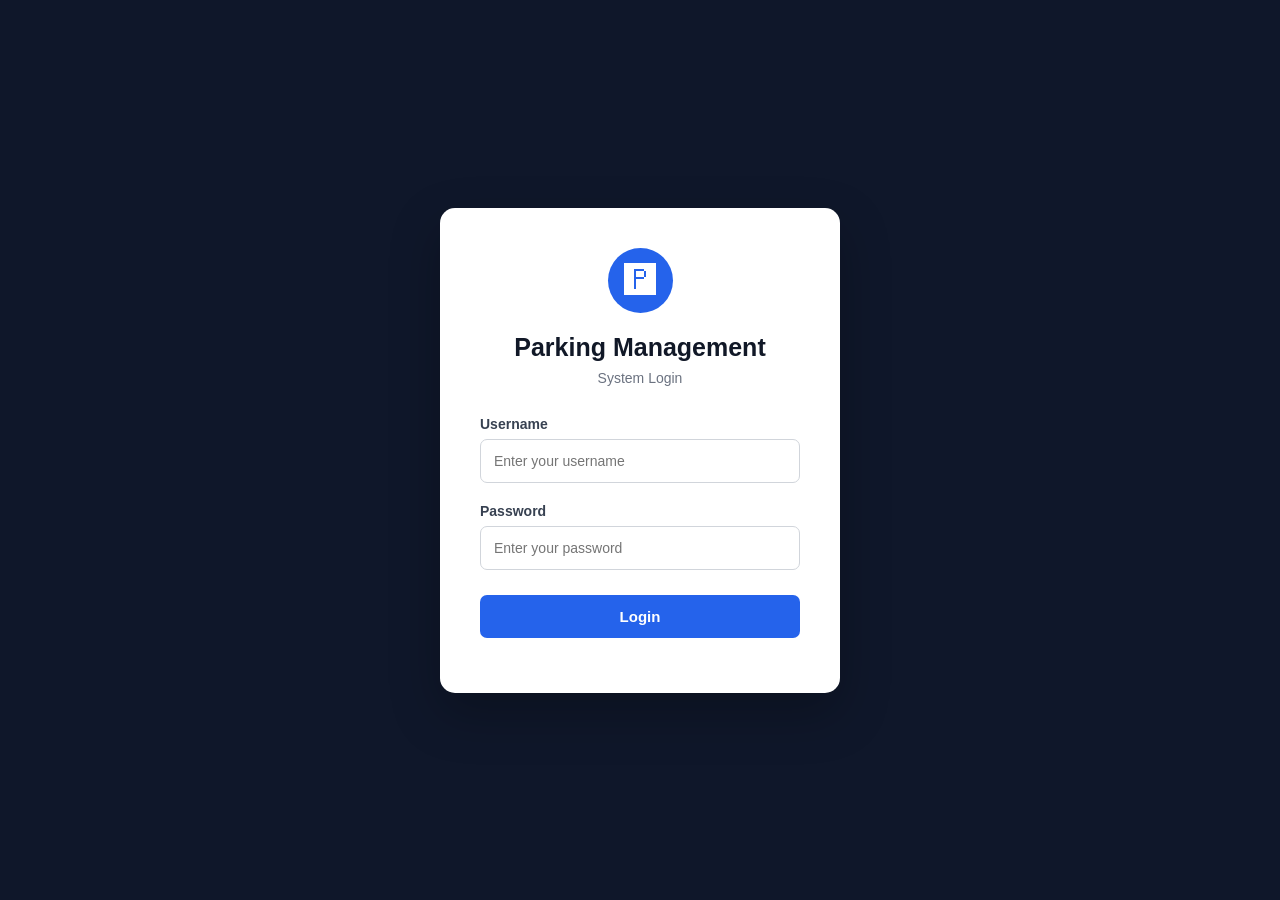
<file: frontend/index.html>
<!DOCTYPE html>
<html lang="en">

<head>

    <meta charset="UTF-8">

    <meta name="viewport"
          content="width=device-width, initial-scale=1.0">

    <title>Parking Management System</title>

    <link rel="stylesheet" href="css/style.css">

</head>


<body>

<div class="login-container">

    <div class="login-box">

        <div class="logo">
            🅿
        </div>

        <h1>
            Parking Management
        </h1>

        <p class="subtitle">
            System Login
        </p>


        <!-- LOGIN FORM -->

        <form id="loginForm">


            <!-- USERNAME -->

            <div class="input-group">

                <label for="username">
                    Username
                </label>

                <input
                        type="text"
                        id="username"
                        placeholder="Enter your username"
                        autocomplete="username"
                        required
                >

            </div>


            <!-- PASSWORD -->

            <div class="input-group">

                <label for="password">
                    Password
                </label>

                <input
                        type="password"
                        id="password"
                        placeholder="Enter your password"
                        autocomplete="current-password"
                        required
                >

            </div>


            <!-- LOGIN BUTTON -->

            <button
                    type="submit"
                    id="loginButton"
            >
                Login
            </button>


            <!-- MESSAGE -->

            <p
                    id="loginMessage"
                    style="
                    margin-top: 15px;
                    text-align: center;
                    font-size: 14px;
                "
            ></p>


        </form>

    </div>

</div>



<script>


    // =====================================================
    // BACKEND URL
    // =====================================================

    // Empty string means use the same server/domain.
    // Local:
    // /api/login
    //
    // Vercel:
    // https://parking-management-system-henna.vercel.app/api/login

    const API_BASE_URL = "";


    // =====================================================
    // LOGIN
    // =====================================================

    document
        .getElementById("loginForm")
        .addEventListener(
            "submit",
            async function(event) {

                event.preventDefault();


                // Get input values

                const username =
                    document
                        .getElementById("username")
                        .value
                        .trim();


                const password =
                    document
                        .getElementById("password")
                        .value;


                const message =
                    document
                        .getElementById("loginMessage");


                const loginButton =
                    document
                        .getElementById("loginButton");


                if (!username || !password) {

                    message.textContent =
                        "Please enter username and password.";

                    message.style.color =
                        "red";

                    return;

                }


                // Disable button while processing

                loginButton.disabled = true;

                loginButton.textContent =
                    "Logging in...";


                message.textContent =
                    "";


                try {


                    // =================================================
                    // SEND LOGIN REQUEST
                    // =================================================

                    const response =
                        await fetch(
                            API_BASE_URL +
                            "/api/login",
                            {
                                method: "POST",

                                headers: {
                                    "Content-Type":
                                        "application/x-www-form-urlencoded"
                                },

                                body:
                                    "username=" +
                                    encodeURIComponent(
                                        username
                                    ) +

                                    "&password=" +
                                    encodeURIComponent(
                                        password
                                    )
                            }
                        );


                    if (!response.ok) {

                        throw new Error(
                            "Server returned HTTP " +
                            response.status
                        );

                    }


                    const result =
                        await response.json();


                    // =================================================
                    // LOGIN SUCCESS
                    // =================================================

                    if (result.success) {

                        message.textContent =
                            "Login successful!";

                        message.style.color =
                            "green";


                        // Redirect to dashboard

                        setTimeout(
                            function() {

                                window.location.href =
                                    "dashboard.html";

                            },
                            500
                        );

                    }


                        // =================================================
                        // LOGIN FAILED
                    // =================================================

                    else {

                        message.textContent =
                            result.message ||
                            "Invalid username or password.";

                        message.style.color =
                            "red";


                        loginButton.disabled =
                            false;

                        loginButton.textContent =
                            "Login";

                    }

                }


                    // =====================================================
                    // SERVER CONNECTION ERROR
                    // =====================================================

                catch (error) {

                    console.error(
                        "Login error:",
                        error
                    );


                    message.textContent =
                        "Unable to connect to the server.";

                    message.style.color =
                        "red";


                    loginButton.disabled =
                        false;

                    loginButton.textContent =
                        "Login";

                }

            }
        );


</script>

</body>

</html>
</file>
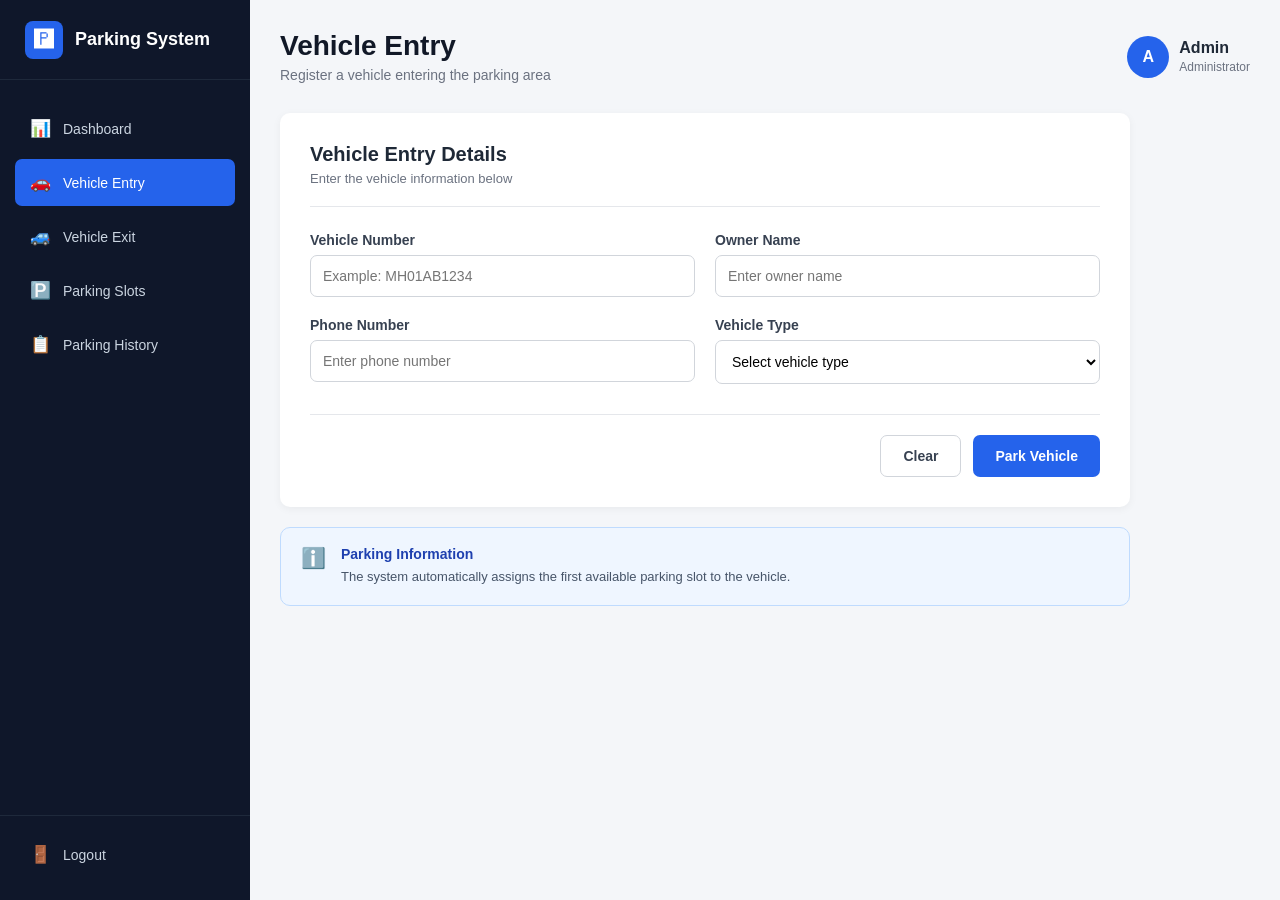
<file: frontend/vehicle-entry.html>
<!DOCTYPE html>
<html lang="en">

<head>

    <meta charset="UTF-8">

    <meta name="viewport"
          content="width=device-width, initial-scale=1.0">

    <title>Vehicle Entry - Parking Management System</title>

    <link rel="stylesheet" href="css/style.css">

</head>


<body>

<div class="dashboard-container">


    <!-- ================= SIDEBAR ================= -->

    <aside class="sidebar">

        <div class="sidebar-logo">

            <div class="logo-small">
                🅿
            </div>

            <h2>Parking System</h2>

        </div>


        <nav class="navigation">

            <a href="dashboard.html"
               class="nav-item">

                <span>📊</span>
                Dashboard

            </a>


            <a href="vehicle-entry.html"
               class="nav-item active">

                <span>🚗</span>
                Vehicle Entry

            </a>


            <a href="vehicle-exit.html"
               class="nav-item">

                <span>🚙</span>
                Vehicle Exit

            </a>


            <a href="parking-slots.html"
               class="nav-item">

                <span>🅿️</span>
                Parking Slots

            </a>


            <a href="parking-history.html"
               class="nav-item">

                <span>📋</span>
                Parking History

            </a>

        </nav>


        <div class="sidebar-bottom">

            <a href="index.html"
               class="nav-item logout">

                <span>🚪</span>
                Logout

            </a>

        </div>

    </aside>



    <!-- ================= MAIN CONTENT ================= -->

    <main class="main-content">


        <!-- ================= HEADER ================= -->

        <header class="top-header">

            <div>

                <h1>Vehicle Entry</h1>

                <p>
                    Register a vehicle entering the parking area
                </p>

            </div>


            <div class="admin-info">

                <div class="admin-avatar">
                    A
                </div>

                <div>

                    <strong>Admin</strong>

                    <small>Administrator</small>

                </div>

            </div>

        </header>



        <!-- ================= ENTRY FORM ================= -->

        <section class="form-card">


            <div class="form-header">

                <h2>Vehicle Entry Details</h2>

                <p>
                    Enter the vehicle information below
                </p>

            </div>



            <form
                    class="vehicle-form"
                    id="vehicleEntryForm"
            >


                <!-- ================= VEHICLE NUMBER ================= -->

                <div class="form-group">

                    <label for="vehicleNumber">
                        Vehicle Number
                    </label>

                    <input
                            type="text"
                            id="vehicleNumber"
                            placeholder="Example: MH01AB1234"
                            maxlength="20"
                            required
                    >

                </div>



                <!-- ================= OWNER NAME ================= -->

                <div class="form-group">

                    <label for="ownerName">
                        Owner Name
                    </label>

                    <input
                            type="text"
                            id="ownerName"
                            placeholder="Enter owner name"
                            maxlength="100"
                            required
                    >

                </div>



                <!-- ================= PHONE NUMBER ================= -->

                <div class="form-group">

                    <label for="phoneNumber">
                        Phone Number
                    </label>

                    <input
                            type="tel"
                            id="phoneNumber"
                            placeholder="Enter phone number"
                            maxlength="15"
                            required
                    >

                </div>



                <!-- ================= VEHICLE TYPE ================= -->

                <div class="form-group">

                    <label for="vehicleType">
                        Vehicle Type
                    </label>

                    <select
                            id="vehicleType"
                            required
                    >

                        <option value="">
                            Select vehicle type
                        </option>

                        <option value="Car">
                            Car
                        </option>

                        <option value="Bike">
                            Bike
                        </option>

                        <option value="SUV">
                            SUV
                        </option>

                    </select>

                </div>



                <!-- ================= BUTTONS ================= -->

                <div class="form-actions">

                    <button
                            type="reset"
                            class="btn-secondary"
                    >
                        Clear
                    </button>


                    <button
                            type="submit"
                            class="btn-primary"
                            id="parkButton"
                    >
                        Park Vehicle
                    </button>

                </div>


            </form>

        </section>



        <!-- ================= INFORMATION CARD ================= -->

        <section class="info-card">

            <div class="info-icon">
                ℹ️
            </div>

            <div>

                <h3>Parking Information</h3>

                <p>
                    The system automatically assigns the first
                    available parking slot to the vehicle.
                </p>

            </div>

        </section>


    </main>

</div>



<!-- =====================================================
     VEHICLE ENTRY JAVASCRIPT
     ===================================================== -->

<script>


    // =====================================================
    // BACKEND URL
    // =====================================================

    const API_BASE_URL =
        "";


    // =====================================================
    // FORM
    // =====================================================

    const vehicleEntryForm =
        document.getElementById(
            "vehicleEntryForm"
        );


    const parkButton =
        document.getElementById(
            "parkButton"
        );



    // =====================================================
    // VEHICLE ENTRY
    // =====================================================

    vehicleEntryForm.addEventListener(
        "submit",
        async function(event) {

            event.preventDefault();


            // =========================
            // GET FORM VALUES
            // =========================

            const vehicleNumber =
                document
                    .getElementById(
                        "vehicleNumber"
                    )
                    .value
                    .trim()
                    .toUpperCase();


            const ownerName =
                document
                    .getElementById(
                        "ownerName"
                    )
                    .value
                    .trim();


            const phoneNumber =
                document
                    .getElementById(
                        "phoneNumber"
                    )
                    .value
                    .trim();


            const vehicleType =
                document
                    .getElementById(
                        "vehicleType"
                    )
                    .value;



            // =========================
            // BASIC VALIDATION
            // =========================

            if (
                !vehicleNumber ||
                !ownerName ||
                !phoneNumber ||
                !vehicleType
            ) {

                alert(
                    "Please fill in all fields."
                );

                return;

            }



            // =========================
            // DISABLE BUTTON
            // =========================

            parkButton.disabled = true;

            parkButton.textContent =
                "Parking...";



            try {


                // =========================
                // SEND REQUEST
                // =========================

                const response =
                    await fetch(
                        API_BASE_URL +
                        "/api/vehicle/entry",
                        {
                            method: "POST",

                            headers: {
                                "Content-Type":
                                    "application/x-www-form-urlencoded"
                            },

                            body:
                                "vehicleNumber=" +
                                encodeURIComponent(
                                    vehicleNumber
                                ) +

                                "&ownerName=" +
                                encodeURIComponent(
                                    ownerName
                                ) +

                                "&phoneNumber=" +
                                encodeURIComponent(
                                    phoneNumber
                                ) +

                                "&vehicleType=" +
                                encodeURIComponent(
                                    vehicleType
                                )
                        }
                    );



                // =========================
                // CHECK HTTP RESPONSE
                // =========================

                if (!response.ok) {

                    throw new Error(
                        "Server returned HTTP " +
                        response.status
                    );

                }



                // =========================
                // READ JSON
                // =========================

                const result =
                    await response.json();



                // =========================
                // SUCCESS
                // =========================

                if (result.success) {

                    alert(
                        "Vehicle parked successfully!\n\n" +

                        "Vehicle: " +
                        result.vehicleNumber +

                        "\nParking Slot: " +
                        result.slotNumber
                    );


                    vehicleEntryForm.reset();


                }


                    // =========================
                    // BACKEND ERROR
                // =========================

                else {

                    alert(
                        result.message ||
                        "Unable to park vehicle."
                    );

                }


            } catch (error) {

                console.error(
                    "Vehicle entry error:",
                    error
                );


                alert(
                    "Unable to connect to the server.\n\n" +
                    "Make sure ParkingServer is running on port 8080."
                );


            } finally {

                // =========================
                // ENABLE BUTTON AGAIN
                // =========================

                parkButton.disabled = false;

                parkButton.textContent =
                    "Park Vehicle";

            }

        }
    );


</script>


</body>

</html>
</file>
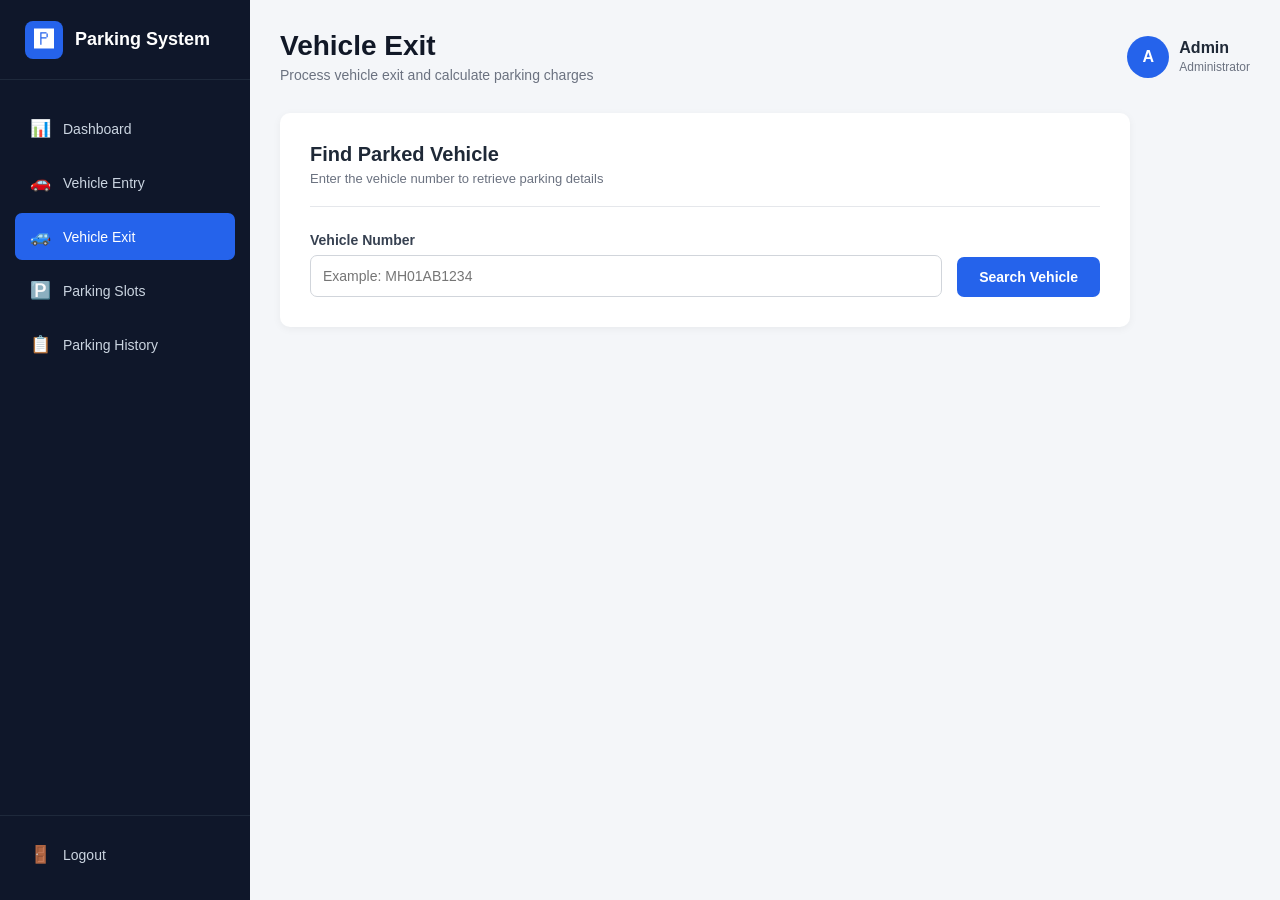
<file: frontend/vehicle-exit.html>
<!DOCTYPE html>
<html lang="en">

<head>

    <meta charset="UTF-8">

    <meta name="viewport"
          content="width=device-width, initial-scale=1.0">

    <title>Vehicle Exit - Parking Management System</title>

    <link rel="stylesheet" href="css/style.css">

</head>


<body>

<div class="dashboard-container">


    <!-- ================= SIDEBAR ================= -->

    <aside class="sidebar">

        <div class="sidebar-logo">

            <div class="logo-small">
                🅿
            </div>

            <h2>Parking System</h2>

        </div>


        <nav class="navigation">

            <a href="dashboard.html" class="nav-item">
                <span>📊</span>
                Dashboard
            </a>

            <a href="vehicle-entry.html" class="nav-item">
                <span>🚗</span>
                Vehicle Entry
            </a>

            <a href="vehicle-exit.html" class="nav-item active">
                <span>🚙</span>
                Vehicle Exit
            </a>

            <a href="parking-slots.html" class="nav-item">
                <span>🅿️</span>
                Parking Slots
            </a>

            <a href="parking-history.html" class="nav-item">
                <span>📋</span>
                Parking History
            </a>

        </nav>


        <div class="sidebar-bottom">

            <a href="index.html" class="nav-item logout">
                <span>🚪</span>
                Logout
            </a>

        </div>

    </aside>



    <!-- ================= MAIN CONTENT ================= -->

    <main class="main-content">


        <!-- ================= HEADER ================= -->

        <header class="top-header">

            <div>

                <h1>Vehicle Exit</h1>

                <p>
                    Process vehicle exit and calculate parking charges
                </p>

            </div>


            <div class="admin-info">

                <div class="admin-avatar">
                    A
                </div>

                <div>

                    <strong>Admin</strong>

                    <small>Administrator</small>

                </div>

            </div>

        </header>



        <!-- ================= SEARCH VEHICLE ================= -->

        <section class="form-card">

            <div class="form-header">

                <h2>Find Parked Vehicle</h2>

                <p>
                    Enter the vehicle number to retrieve parking details
                </p>

            </div>


            <form class="search-form" id="searchForm">

                <div class="search-input-group">

                    <label for="exitVehicleNumber">
                        Vehicle Number
                    </label>

                    <input
                            type="text"
                            id="exitVehicleNumber"
                            placeholder="Example: MH01AB1234"
                            maxlength="20"
                            required
                    >

                </div>


                <button
                        type="submit"
                        class="btn-primary search-button"
                        id="searchButton"
                >
                    Search Vehicle
                </button>

            </form>

        </section>



        <!-- ================= VEHICLE DETAILS ================= -->

        <section
                class="vehicle-details-card"
                id="vehicleDetails"
                style="display: none;"
        >

            <div class="form-header">

                <h2>Parking Details</h2>

                <p>
                    Current parking information
                </p>

            </div>


            <div class="details-grid">


                <div class="detail-item">

                    <span>Vehicle Number</span>

                    <strong id="displayVehicleNumber">
                        -
                    </strong>

                </div>


                <div class="detail-item">

                    <span>Vehicle Type</span>

                    <strong id="displayVehicleType">
                        -
                    </strong>

                </div>


                <div class="detail-item">

                    <span>Parking Slot</span>

                    <strong id="displaySlot">
                        -
                    </strong>

                </div>


                <div class="detail-item">

                    <span>Entry Time</span>

                    <strong id="displayEntryTime">
                        -
                    </strong>

                </div>


                <div class="detail-item">

                    <span>Current Time</span>

                    <strong id="displayCurrentTime">
                        -
                    </strong>

                </div>


                <div class="detail-item">

                    <span>Parking Duration</span>

                    <strong id="displayDuration">
                        -
                    </strong>

                </div>


            </div>


            <div class="payment-section">

                <div>

                    <span>Total Parking Fee</span>

                    <h2 id="displayFee">
                        ₹0.00
                    </h2>

                </div>


                <button
                        class="btn-exit"
                        id="exitButton"
                        type="button"
                >
                    Confirm Vehicle Exit
                </button>

            </div>

        </section>



    </main>

</div>



<script>


    // =====================================================
    // BACKEND URL
    // =====================================================

    const API_BASE_URL =
        "";


    // =====================================================
    // CURRENT SEARCHED VEHICLE
    // =====================================================

    let searchedVehicleNumber = "";



    // =====================================================
    // SEARCH FORM
    // =====================================================

    document
        .getElementById("searchForm")
        .addEventListener(
            "submit",
            async function(event) {

                event.preventDefault();


                const vehicleNumber =
                    document
                        .getElementById(
                            "exitVehicleNumber"
                        )
                        .value
                        .trim()
                        .toUpperCase();


                if (!vehicleNumber) {

                    alert(
                        "Please enter a vehicle number."
                    );

                    return;

                }


                const searchButton =
                    document.getElementById(
                        "searchButton"
                    );


                searchButton.disabled = true;

                searchButton.textContent =
                    "Searching...";


                try {


                    // =================================================
                    // SEARCH VEHICLE
                    // =================================================

                    const response =
                        await fetch(
                            API_BASE_URL +
                            "/api/vehicle/search",
                            {
                                method: "POST",

                                headers: {
                                    "Content-Type":
                                        "application/x-www-form-urlencoded"
                                },

                                body:
                                    "vehicleNumber=" +
                                    encodeURIComponent(
                                        vehicleNumber
                                    )
                            }
                        );


                    if (!response.ok) {

                        throw new Error(
                            "Server returned HTTP " +
                            response.status
                        );

                    }


                    const result =
                        await response.json();


                    // =================================================
                    // VEHICLE NOT FOUND
                    // =================================================

                    if (!result.success) {

                        alert(
                            result.message ||
                            "Vehicle not found."
                        );


                        document
                            .getElementById(
                                "vehicleDetails"
                            )
                            .style.display =
                            "none";


                        searchedVehicleNumber = "";

                        return;

                    }


                    // =================================================
                    // STORE VEHICLE NUMBER
                    // =================================================

                    searchedVehicleNumber =
                        result.vehicleNumber;



                    // =================================================
                    // DISPLAY VEHICLE INFORMATION
                    // =================================================

                    document
                        .getElementById(
                            "displayVehicleNumber"
                        )
                        .textContent =
                        result.vehicleNumber;


                    document
                        .getElementById(
                            "displayVehicleType"
                        )
                        .textContent =
                        result.vehicleType;


                    document
                        .getElementById(
                            "displaySlot"
                        )
                        .textContent =
                        result.slotNumber;



                    // =================================================
                    // ENTRY TIME
                    // =================================================

                    const entryTimeString =
                        String(
                            result.entryTime
                        ).replace(
                            " ",
                            "T"
                        );


                    const entryDate =
                        new Date(
                            entryTimeString
                        );


                    if (
                        isNaN(
                            entryDate.getTime()
                        )
                    ) {

                        throw new Error(
                            "Invalid entry time received from server."
                        );

                    }


                    document
                        .getElementById(
                            "displayEntryTime"
                        )
                        .textContent =
                        formatDateTime(
                            entryDate
                        );



                    // =================================================
                    // CURRENT TIME
                    // =================================================

                    const currentDate =
                        new Date();


                    document
                        .getElementById(
                            "displayCurrentTime"
                        )
                        .textContent =
                        formatDateTime(
                            currentDate
                        );



                    // =================================================
                    // CALCULATE PREVIEW
                    // =================================================
                    //
                    // This is only a display preview.
                    // The final duration and fee are calculated
                    // by the Java backend when exit is confirmed.
                    //

                    const durationMilliseconds =
                        Math.max(
                            0,
                            currentDate.getTime() -
                            entryDate.getTime()
                        );


                    const durationMinutes =
                        Math.floor(
                            durationMilliseconds /
                            (1000 * 60)
                        );


                    const durationHours =
                        Math.max(
                            1,
                            Math.ceil(
                                durationMinutes / 60
                            )
                        );


                    document
                        .getElementById(
                            "displayDuration"
                        )
                        .textContent =
                        durationHours +
                        " Hour" +
                        (
                            durationHours === 1
                                ? ""
                                : "s"
                        );



                    // =================================================
                    // PREVIEW PARKING RATE
                    // =================================================

                    let rate = 20;


                    const vehicleType =
                        String(
                            result.vehicleType || ""
                        ).toLowerCase();


                    if (
                        vehicleType === "bike"
                    ) {

                        rate = 10;

                    }
                    else if (
                        vehicleType === "suv"
                    ) {

                        rate = 30;

                    }



                    // =================================================
                    // PREVIEW FEE
                    // =================================================

                    const previewFee =
                        durationHours * rate;


                    document
                        .getElementById(
                            "displayFee"
                        )
                        .textContent =
                        "₹" +
                        previewFee.toFixed(2);



                    // =================================================
                    // SHOW DETAILS
                    // =================================================

                    document
                        .getElementById(
                            "vehicleDetails"
                        )
                        .style.display =
                        "block";


                }
                catch (error) {

                    console.error(
                        "Vehicle search error:",
                        error
                    );


                    alert(
                        "Unable to connect to the server.\n\n" +
                        "Make sure ParkingServer is running on port 8080."
                    );

                }
                finally {

                    searchButton.disabled = false;

                    searchButton.textContent =
                        "Search Vehicle";

                }

            }
        );



    // =====================================================
    // CONFIRM VEHICLE EXIT
    // =====================================================

    document
        .getElementById("exitButton")
        .addEventListener(
            "click",
            async function() {


                if (!searchedVehicleNumber) {

                    alert(
                        "Please search for a vehicle first."
                    );

                    return;

                }


                const confirmExit =
                    confirm(
                        "Are you sure you want to process this vehicle exit?"
                    );


                if (!confirmExit) {

                    return;

                }


                const exitButton =
                    document.getElementById(
                        "exitButton"
                    );


                exitButton.disabled = true;

                exitButton.textContent =
                    "Processing...";


                try {


                    // =================================================
                    // PROCESS EXIT
                    // =================================================

                    const response =
                        await fetch(
                            API_BASE_URL +
                            "/api/vehicle/exit",
                            {
                                method: "POST",

                                headers: {
                                    "Content-Type":
                                        "application/x-www-form-urlencoded"
                                },

                                body:
                                    "vehicleNumber=" +
                                    encodeURIComponent(
                                        searchedVehicleNumber
                                    )
                            }
                        );


                    if (!response.ok) {

                        throw new Error(
                            "Server returned HTTP " +
                            response.status
                        );

                    }


                    const result =
                        await response.json();



                    // =================================================
                    // SUCCESS
                    // =================================================

                    if (result.success) {

                        alert(
                            "Vehicle exit completed!\n\n" +

                            "Vehicle: " +
                            result.vehicleNumber +

                            "\nDuration: " +
                            result.durationHours +
                            " hour(s)" +

                            "\nParking Fee: ₹" +
                            Number(
                                result.parkingFee
                            ).toFixed(2)
                        );


                        // Hide details

                        document
                            .getElementById(
                                "vehicleDetails"
                            )
                            .style.display =
                            "none";


                        // Clear search form

                        document
                            .getElementById(
                                "searchForm"
                            )
                            .reset();


                        // Clear stored vehicle

                        searchedVehicleNumber = "";


                    }
                    else {

                        alert(
                            result.message ||
                            "Vehicle exit failed."
                        );

                    }

                }
                catch (error) {

                    console.error(
                        "Vehicle exit error:",
                        error
                    );


                    alert(
                        "Unable to connect to the server.\n\n" +
                        "Make sure ParkingServer is running on port 8080."
                    );

                }
                finally {

                    exitButton.disabled = false;

                    exitButton.textContent =
                        "Confirm Vehicle Exit";

                }

            }
        );



    // =====================================================
    // DATE/TIME FORMATTER
    // =====================================================

    function formatDateTime(date) {

        return date.toLocaleString(
            "en-IN",
            {
                day: "2-digit",
                month: "short",
                year: "numeric",
                hour: "2-digit",
                minute: "2-digit",
                hour12: true
            }
        );

    }


</script>

</body>

</html>
</file>
<file: frontend/css/style.css>
* {
    margin: 0;
    padding: 0;
    box-sizing: border-box;
}


body {
    font-family: Arial, Helvetica, sans-serif;

    background: #0f172a;

    color: #1f2937;
}


/* =========================
   LOGIN CONTAINER
   ========================= */

.login-container {
    min-height: 100vh;

    display: flex;

    justify-content: center;

    align-items: center;

    padding: 20px;
}


/* =========================
   LOGIN BOX
   ========================= */

.login-box {
    width: 400px;

    background: white;

    padding: 40px;

    border-radius: 15px;

    box-shadow: 0 20px 50px rgba(0, 0, 0, 0.25);
}


/* =========================
   LOGO
   ========================= */

.logo {
    width: 65px;
    height: 65px;

    margin: 0 auto 20px;

    display: flex;

    justify-content: center;

    align-items: center;

    background: #2563eb;

    color: white;

    border-radius: 50%;

    font-size: 32px;
}


/* =========================
   HEADING
   ========================= */

.login-box h1 {
    text-align: center;

    font-size: 25px;

    margin-bottom: 8px;

    color: #111827;
}


.subtitle {
    text-align: center;

    color: #6b7280;

    margin-bottom: 30px;

    font-size: 14px;
}


/* =========================
   INPUT GROUP
   ========================= */

.input-group {
    margin-bottom: 20px;
}


.input-group label {
    display: block;

    margin-bottom: 7px;

    font-size: 14px;

    font-weight: 600;

    color: #374151;
}


.input-group input {
    width: 100%;

    padding: 13px;

    border: 1px solid #d1d5db;

    border-radius: 7px;

    font-size: 14px;

    outline: none;

    transition: 0.2s;
}


.input-group input:focus {
    border-color: #2563eb;

    box-shadow: 0 0 0 3px rgba(37, 99, 235, 0.1);
}


/* =========================
   LOGIN BUTTON
   ========================= */

.login-box button {
    width: 100%;

    padding: 13px;

    margin-top: 5px;

    border: none;

    border-radius: 7px;

    background: #2563eb;

    color: white;

    font-size: 15px;

    font-weight: 600;

    cursor: pointer;

    transition: 0.2s;
}


.login-box button:hover {
    background: #1d4ed8;
}
/* =========================================
   DASHBOARD
   ========================================= */

.dashboard-container {
    min-height: 100vh;

    display: flex;

    background: #f4f6f9;
}


/* =========================================
   SIDEBAR
   ========================================= */

.sidebar {
    width: 250px;

    min-height: 100vh;

    background: #0f172a;

    color: white;

    display: flex;

    flex-direction: column;
}


.sidebar-logo {
    height: 80px;

    display: flex;

    align-items: center;

    gap: 12px;

    padding: 0 25px;

    border-bottom: 1px solid #1e293b;
}


.sidebar-logo h2 {
    font-size: 18px;
}


.logo-small {
    width: 38px;
    height: 38px;

    display: flex;

    justify-content: center;

    align-items: center;

    background: #2563eb;

    border-radius: 8px;

    font-size: 20px;
}


/* =========================================
   NAVIGATION
   ========================================= */

.navigation {
    padding: 25px 15px;

    flex: 1;
}


.nav-item {
    display: flex;

    align-items: center;

    gap: 12px;

    padding: 13px 15px;

    margin-bottom: 7px;

    border-radius: 7px;

    color: #cbd5e1;

    text-decoration: none;

    font-size: 14px;

    transition: 0.2s;
}


.nav-item:hover {
    background: #1e293b;

    color: white;
}


.nav-item.active {
    background: #2563eb;

    color: white;
}


.nav-item span {
    font-size: 17px;
}


.sidebar-bottom {
    padding: 15px;

    border-top: 1px solid #1e293b;
}


.logout:hover {
    background: #7f1d1d;
}


/* =========================================
   MAIN CONTENT
   ========================================= */

.main-content {
    flex: 1;

    padding: 30px;

    overflow-x: hidden;
}


/* =========================================
   HEADER
   ========================================= */

.top-header {
    display: flex;

    justify-content: space-between;

    align-items: center;

    margin-bottom: 30px;
}


.top-header h1 {
    font-size: 28px;

    color: #111827;

    margin-bottom: 5px;
}


.top-header p {
    color: #6b7280;

    font-size: 14px;
}


.admin-info {
    display: flex;

    align-items: center;

    gap: 10px;
}


.admin-info small {
    display: block;

    color: #6b7280;

    font-size: 12px;

    margin-top: 3px;
}


.admin-avatar {
    width: 42px;
    height: 42px;

    display: flex;

    justify-content: center;

    align-items: center;

    background: #2563eb;

    color: white;

    border-radius: 50%;

    font-weight: bold;
}


/* =========================================
   STATISTICS CARDS
   ========================================= */

.stats-container {
    display: grid;

    grid-template-columns: repeat(4, 1fr);

    gap: 20px;

    margin-bottom: 30px;
}


.stat-card {
    background: white;

    padding: 22px;

    border-radius: 10px;

    display: flex;

    align-items: center;

    gap: 15px;

    box-shadow: 0 2px 8px rgba(0, 0, 0, 0.05);
}


.stat-card p {
    color: #6b7280;

    font-size: 13px;

    margin-bottom: 6px;
}


.stat-card h2 {
    font-size: 25px;

    color: #111827;
}


.stat-icon {
    width: 50px;
    height: 50px;

    display: flex;

    justify-content: center;

    align-items: center;

    border-radius: 10px;

    font-size: 22px;
}


.stat-icon.blue {
    background: #dbeafe;
}


.stat-icon.red {
    background: #fee2e2;
}


.stat-icon.green {
    background: #dcfce7;
}


.stat-icon.orange {
    background: #ffedd5;
}


/* =========================================
   CONTENT CARD
   ========================================= */

.content-card {
    background: white;

    border-radius: 10px;

    padding: 25px;

    box-shadow: 0 2px 8px rgba(0, 0, 0, 0.05);
}


.section-header {
    display: flex;

    justify-content: space-between;

    align-items: center;

    margin-bottom: 20px;
}


.section-header h2 {
    font-size: 18px;

    margin-bottom: 5px;
}


.section-header p {
    font-size: 13px;

    color: #6b7280;
}


.section-header a {
    color: #2563eb;

    text-decoration: none;

    font-size: 14px;

    font-weight: 600;
}


/* =========================================
   TABLE
   ========================================= */

.table-container {
    overflow-x: auto;
}


table {
    width: 100%;

    border-collapse: collapse;
}


th {
    text-align: left;

    padding: 13px;

    background: #f8fafc;

    color: #64748b;

    font-size: 12px;

    text-transform: uppercase;
}


td {
    padding: 15px 13px;

    border-bottom: 1px solid #e5e7eb;

    font-size: 14px;
}


.status {
    padding: 5px 10px;

    border-radius: 20px;

    font-size: 11px;

    font-weight: 600;
}


.status.parked {
    background: #dcfce7;

    color: #166534;
}


.status.exited {
    background: #e5e7eb;

    color: #374151;
}
/* =========================================
   FORM PAGE
   ========================================= */

.form-card {
    background: white;

    border-radius: 10px;

    padding: 30px;

    max-width: 850px;

    box-shadow: 0 2px 8px rgba(0, 0, 0, 0.05);
}


.form-header {
    margin-bottom: 25px;

    padding-bottom: 20px;

    border-bottom: 1px solid #e5e7eb;
}


.form-header h2 {
    font-size: 20px;

    margin-bottom: 5px;
}


.form-header p {
    color: #6b7280;

    font-size: 13px;
}


.vehicle-form {
    display: grid;

    grid-template-columns: 1fr 1fr;

    gap: 20px;
}


.form-group {
    display: flex;

    flex-direction: column;
}


.form-group label {
    margin-bottom: 7px;

    font-size: 14px;

    font-weight: 600;

    color: #374151;
}


.form-group input,
.form-group select {
    width: 100%;

    padding: 12px;

    border: 1px solid #d1d5db;

    border-radius: 7px;

    font-size: 14px;

    outline: none;

    background: white;
}


.form-group input:focus,
.form-group select:focus {
    border-color: #2563eb;

    box-shadow: 0 0 0 3px rgba(37, 99, 235, 0.1);
}


/* FORM BUTTONS */

.form-actions {
    grid-column: 1 / -1;

    display: flex;

    justify-content: flex-end;

    gap: 12px;

    margin-top: 10px;

    padding-top: 20px;

    border-top: 1px solid #e5e7eb;
}


.btn-primary,
.btn-secondary {
    padding: 12px 22px;

    border-radius: 7px;

    font-size: 14px;

    font-weight: 600;

    cursor: pointer;
}


.btn-primary {
    border: none;

    background: #2563eb;

    color: white;
}


.btn-primary:hover {
    background: #1d4ed8;
}


.btn-secondary {
    border: 1px solid #d1d5db;

    background: white;

    color: #374151;
}


.btn-secondary:hover {
    background: #f3f4f6;
}


/* =========================================
   INFORMATION CARD
   ========================================= */

.info-card {
    max-width: 850px;

    margin-top: 20px;

    padding: 18px 20px;

    background: #eff6ff;

    border: 1px solid #bfdbfe;

    border-radius: 10px;

    display: flex;

    gap: 15px;

    align-items: flex-start;
}


.info-icon {
    font-size: 20px;
}


.info-card h3 {
    font-size: 14px;

    margin-bottom: 5px;

    color: #1e40af;
}


.info-card p {
    font-size: 13px;

    color: #475569;

    line-height: 1.5;
}
/* =========================================
   VEHICLE EXIT
   ========================================= */

.search-form {
    display: flex;

    align-items: flex-end;

    gap: 15px;
}


.search-input-group {
    flex: 1;

    display: flex;

    flex-direction: column;
}


.search-input-group label {
    margin-bottom: 7px;

    font-size: 14px;

    font-weight: 600;

    color: #374151;
}


.search-input-group input {
    width: 100%;

    padding: 12px;

    border: 1px solid #d1d5db;

    border-radius: 7px;

    font-size: 14px;

    outline: none;
}


.search-input-group input:focus {
    border-color: #2563eb;

    box-shadow: 0 0 0 3px rgba(37, 99, 235, 0.1);
}


.search-button {
    white-space: nowrap;
}


/* =========================================
   VEHICLE DETAILS
   ========================================= */

.vehicle-details-card {
    max-width: 850px;

    margin-top: 20px;

    background: white;

    border-radius: 10px;

    padding: 30px;

    box-shadow: 0 2px 8px rgba(0, 0, 0, 0.05);
}


.details-grid {
    display: grid;

    grid-template-columns: repeat(3, 1fr);

    gap: 20px;

    margin-top: 25px;
}


.detail-item {
    padding: 15px;

    background: #f8fafc;

    border-radius: 8px;

    border: 1px solid #e5e7eb;
}


.detail-item span {
    display: block;

    color: #6b7280;

    font-size: 12px;

    margin-bottom: 7px;
}


.detail-item strong {
    font-size: 15px;

    color: #111827;
}


/* =========================================
   PAYMENT
   ========================================= */

.payment-section {
    margin-top: 25px;

    padding-top: 25px;

    border-top: 1px solid #e5e7eb;

    display: flex;

    justify-content: space-between;

    align-items: center;
}


.payment-section span {
    color: #6b7280;

    font-size: 13px;
}


.payment-section h2 {
    margin-top: 5px;

    font-size: 28px;

    color: #111827;
}


.btn-exit {
    padding: 13px 22px;

    border: none;

    border-radius: 7px;

    background: #dc2626;

    color: white;

    font-size: 14px;

    font-weight: 600;

    cursor: pointer;
}


.btn-exit:hover {
    background: #b91c1c;
}
/* =========================================
   PARKING SLOTS
   ========================================= */

.slot-summary {
    display: grid;
    grid-template-columns: repeat(3, 1fr);
    gap: 20px;
    margin-bottom: 20px;
}

.slot-summary-card {
    background: white;
    padding: 20px;
    border-radius: 10px;
    display: flex;
    align-items: center;
    gap: 15px;
    box-shadow: 0 2px 8px rgba(0, 0, 0, 0.05);
}

.summary-icon {
    width: 50px;
    height: 50px;
    border-radius: 10px;
    display: flex;
    align-items: center;
    justify-content: center;
    font-size: 22px;
}

.summary-icon.total {
    background: #dbeafe;
}

.summary-icon.available {
    background: #dcfce7;
}

.summary-icon.occupied {
    background: #fee2e2;
}

.slot-summary-card p {
    color: #6b7280;
    font-size: 13px;
    margin-bottom: 4px;
}

.slot-summary-card h2 {
    color: #111827;
    font-size: 24px;
}


/* SLOT GRID */

.slot-grid {
    display: grid;
    grid-template-columns: repeat(5, 1fr);
    gap: 15px;
    margin-top: 20px;
}

.parking-slot {
    min-height: 100px;
    border-radius: 10px;
    display: flex;
    flex-direction: column;
    justify-content: center;
    align-items: center;
    gap: 8px;
    border: 2px solid;
    cursor: pointer;
    transition: 0.2s;
}

.parking-slot strong {
    font-size: 18px;
}

.parking-slot span {
    font-size: 12px;
}


/* AVAILABLE */

.available-slot {
    background: #f0fdf4;
    border-color: #22c55e;
    color: #166534;
}

.available-slot:hover {
    background: #dcfce7;
}


/* OCCUPIED */

.occupied-slot {
    background: #fef2f2;
    border-color: #ef4444;
    color: #991b1b;
}

.occupied-slot:hover {
    background: #fee2e2;
}
/* =========================================
   PARKING HISTORY
   ========================================= */

.table-container {
    width: 100%;
    overflow-x: auto;
}

.table-container table {
    width: 100%;
    min-width: 900px;
    border-collapse: collapse;
}

.table-container th,
.table-container td {
    padding: 14px 12px;
    text-align: left;
    border-bottom: 1px solid #e5e7eb;
}

.table-container th {
    background: #f8fafc;
    color: #374151;
    font-size: 13px;
    font-weight: 600;
}

.table-container td {
    color: #4b5563;
    font-size: 13px;
}

.table-container tbody tr:hover {
    background: #f8fafc;
}
</file>
